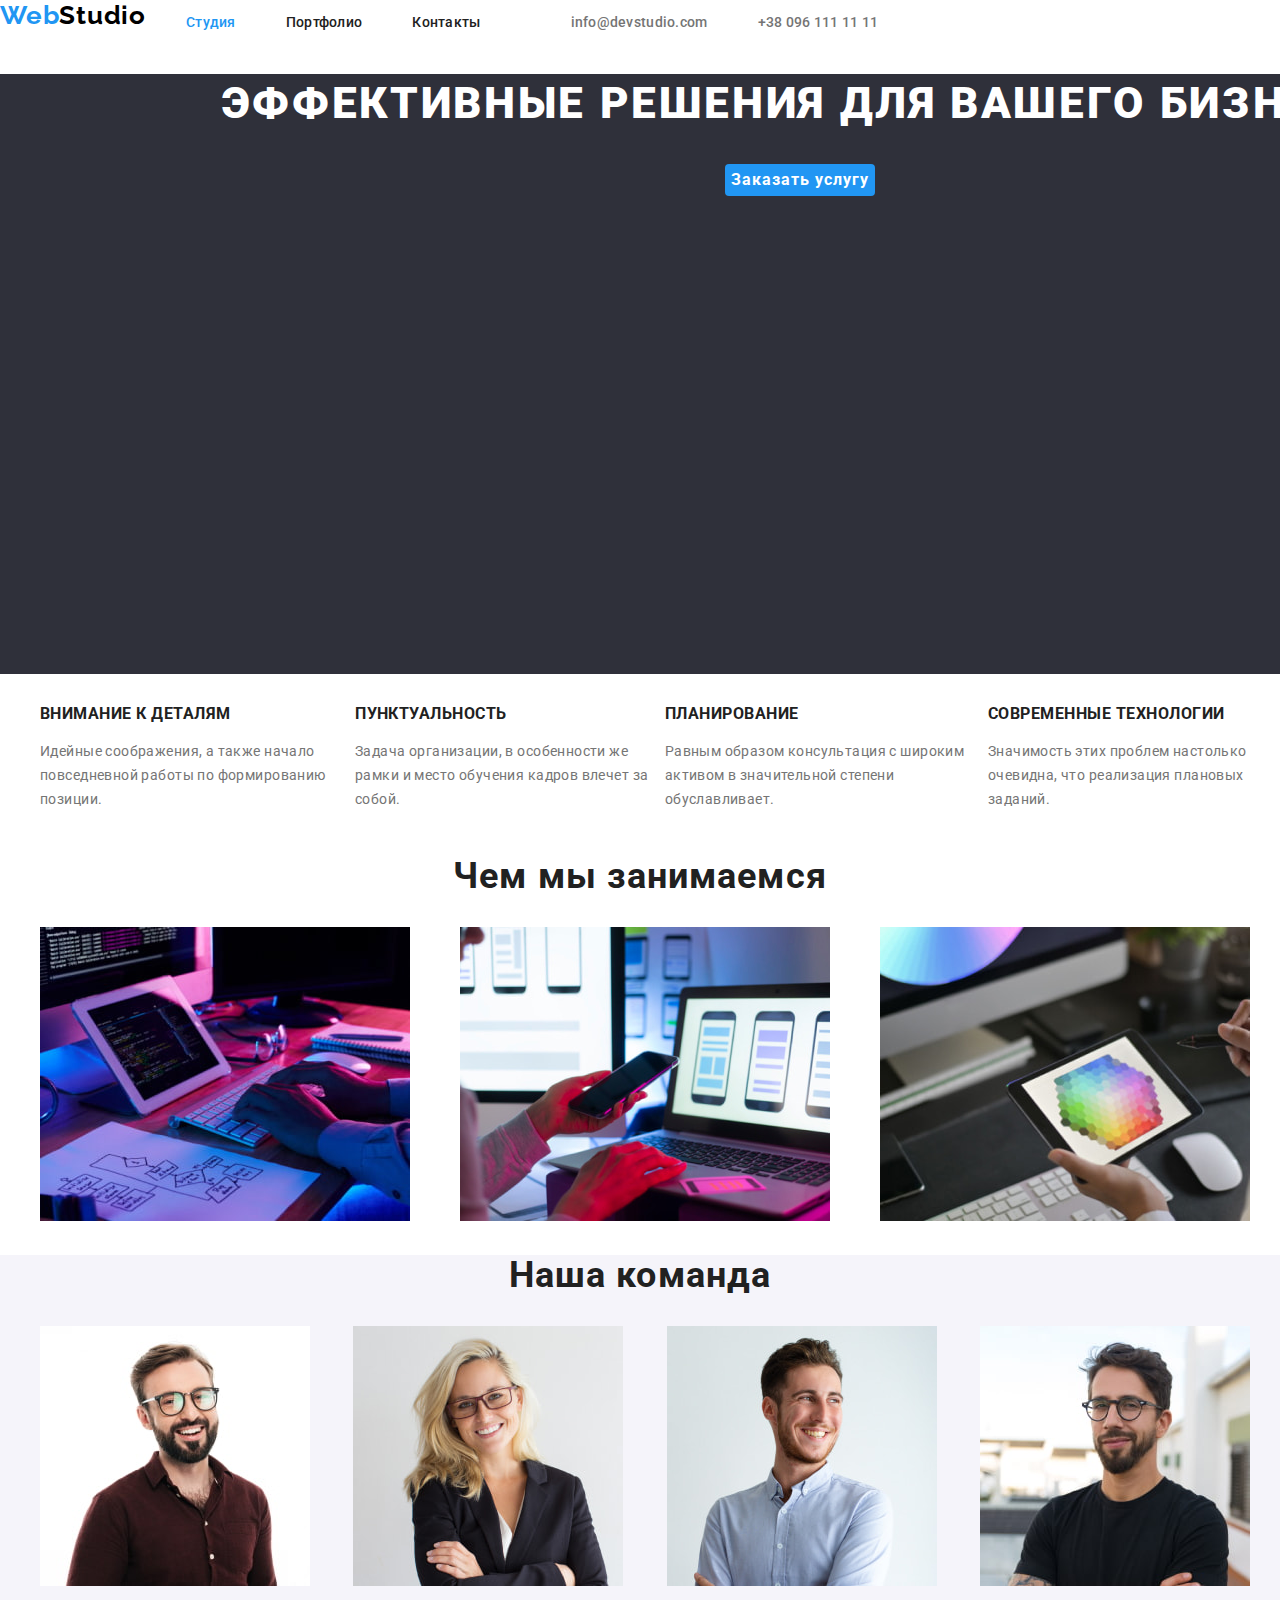
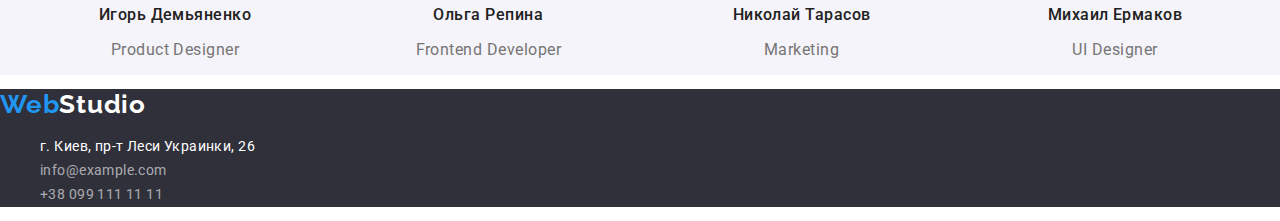
<file: index.html>
<!DOCTYPE html>
<html lang="ru">
  <head>
    <meta charset="UTF-8" />
    <meta http-equiv="X-UA-Compatible" content="IE=edge" />
    <meta name="viewport" content="width=device-width, initial-scale=1.0" />
    <title>Студия</title>
    <link
      rel="stylesheet"
      href="https://cdnjs.cloudflare.com/ajax/libs/modern-normalize/1.0.0/modern-normalize.min.css"
    />
    <link rel="preconnect" href="https://fonts.googleapis.com" />
    <link rel="preconnect" href="https://fonts.gstatic.com" crossorigin />
    <link
      href="https://fonts.googleapis.com/css2?family=Raleway:wght@700&family=Roboto:wght@400;500;700;900&display=swap"
      rel="stylesheet"
    />
    <link rel="stylesheet" href="./css/styles.css" />
  </head>
  <body>
    <header class="header">
      <nav class="navigation">
        <a href="./index.html" class="logo"><span class="logo-web">Web</span>Studio</a>
        <ul class="navigation-list list">
          <li class="navigation-item">
            <a href="./index.html" class="navigation-link link current">Студия</a>
          </li>
          <li class="navigation-item">
            <a href="./portfolio.html" class="navigation-link link">Портфолио</a>
          </li>
          <li class="navigation-item"><a href="" class="navigation-link link">Контакты</a></li>
        </ul>
      </nav>
      <ul class="contacts list">
        <li class="contacts-item">
          <a href="mailto:info@devstudio.com" class="contacts-link link">info@devstudio.com</a>
        </li>
        <li class="contacts-item">
          <a href="tel:+380961111111" class="contacts-link link">+38 096 111 11 11</a>
        </li>
      </ul>
    </header>
    <main>
      <section class="hero">
        <h1 class="hero-title">Эффективные решения для вашего бизнеса</h1>
        <button type="button" class="btn">Заказать услугу</button>
      </section>
      <section class="features">
        <h2 hidden class="features-title">Наши преимущества</h2>
        <ul class="features-list list">
          <li class="features-item">
            <h3 class="features-title">Внимание к деталям</h3>
            <p class="text">
              Идейные соображения, а также начало повседневной работы по формированию позиции.
            </p>
          </li>
          <li class="features-item">
            <h3 class="features-title">Пунктуальность</h3>
            <p class="text">
              Задача организации, в особенности же рамки и место обучения кадров влечет за собой.
            </p>
          </li>
          <li class="features-item">
            <h3 class="features-title">Планирование</h3>
            <p class="text">
              Равным образом консультация с широким активом в значительной степени обуславливает.
            </p>
          </li>
          <li class="features-item">
            <h3 class="features-title">Современные технологии</h3>
            <p class="text">
              Значимость этих проблем настолько очевидна, что реализация плановых заданий.
            </p>
          </li>
        </ul>
      </section>
      <section class="work">
        <h2 class="work-title">Чем мы занимаемся</h2>
        <ul class="work-list list">
          <li class="work-item">
            <img
              src="./images/image1.jpg"
              alt="Код программы на экране ноутбука"
              width="370"
              height="294"
              class="work-img"
            />
          </li>
          <li class="work-item">
            <img
              src="./images/image2.jpg"
              alt="Разработка дизайна мобильного приложения на ноутбуке"
              width="370"
              height="294"
              class="work-img"
            />
          </li>
          <li class="work-item">
            <img
              src="./images/image3.jpg"
              alt="Подбор цветовой гаммы на планшете"
              width="370"
              height="294"
              class="work-img"
            />
          </li>
        </ul>
      </section>
      <section class="team">
        <h2 class="team-title">Наша команда</h2>
        <ul class="team-list list">
          <li class="team-item">
            <img
              src="./images/photo1.jpg"
              alt="Игорь Демьяненко"
              width="270"
              height="260"
              class="team-img"
            />
            <h3 class="team-title-card">Игорь Демьяненко</h3>
            <p class="team-text">Product Designer</p>
          </li>
          <li class="team-item">
            <img
              src="./images/photo2.jpg"
              alt="Ольга Репина"
              width="270"
              height="260"
              class="team-img"
            />
            <h3 class="team-title-card">Ольга Репина</h3>
            <p class="team-text">Frontend Developer</p>
          </li>
          <li class="team-item">
            <img
              src="./images/photo3.jpg"
              alt="Николай Тарасов"
              width="270"
              height="260"
              class="team-img"
            />
            <h3 class="team-title-card">Николай Тарасов</h3>
            <p class="team-text">Marketing</p>
          </li>
          <li class="team-item">
            <img
              src="./images/photo4.jpg"
              alt="Михаил Ермаков"
              width="270"
              height="260"
              class="team-img"
            />
            <h3 class="team-title-card">Михаил Ермаков</h3>
            <p class="team-text">UI Designer</p>
          </li>
        </ul>
      </section>
    </main>
    <footer class="footer">
      <a href="./index.html" class="logo"><span class="logo-web">Web</span>Studio</a>
      <address class="footer-address">
        <ul class="footer-list list">
          <li class="footer-item">
            <a href="https://goo.gl/maps/3jv2MBbXKNyRUAHAA" class="footer-first link"
              >г. Киев, пр-т Леси Украинки, 26</a
            >
          </li>
          <li class="footer-item">
            <a href="mailto:info@example.com" class="footer-link link">info@example.com</a>
          </li>
          <li class="footer-item">
            <a href="tel:+380991111111" class="footer-link link">+38 099 111 11 11</a>
          </li>
        </ul>
      </address>
    </footer>
  </body>
</html>
</file>
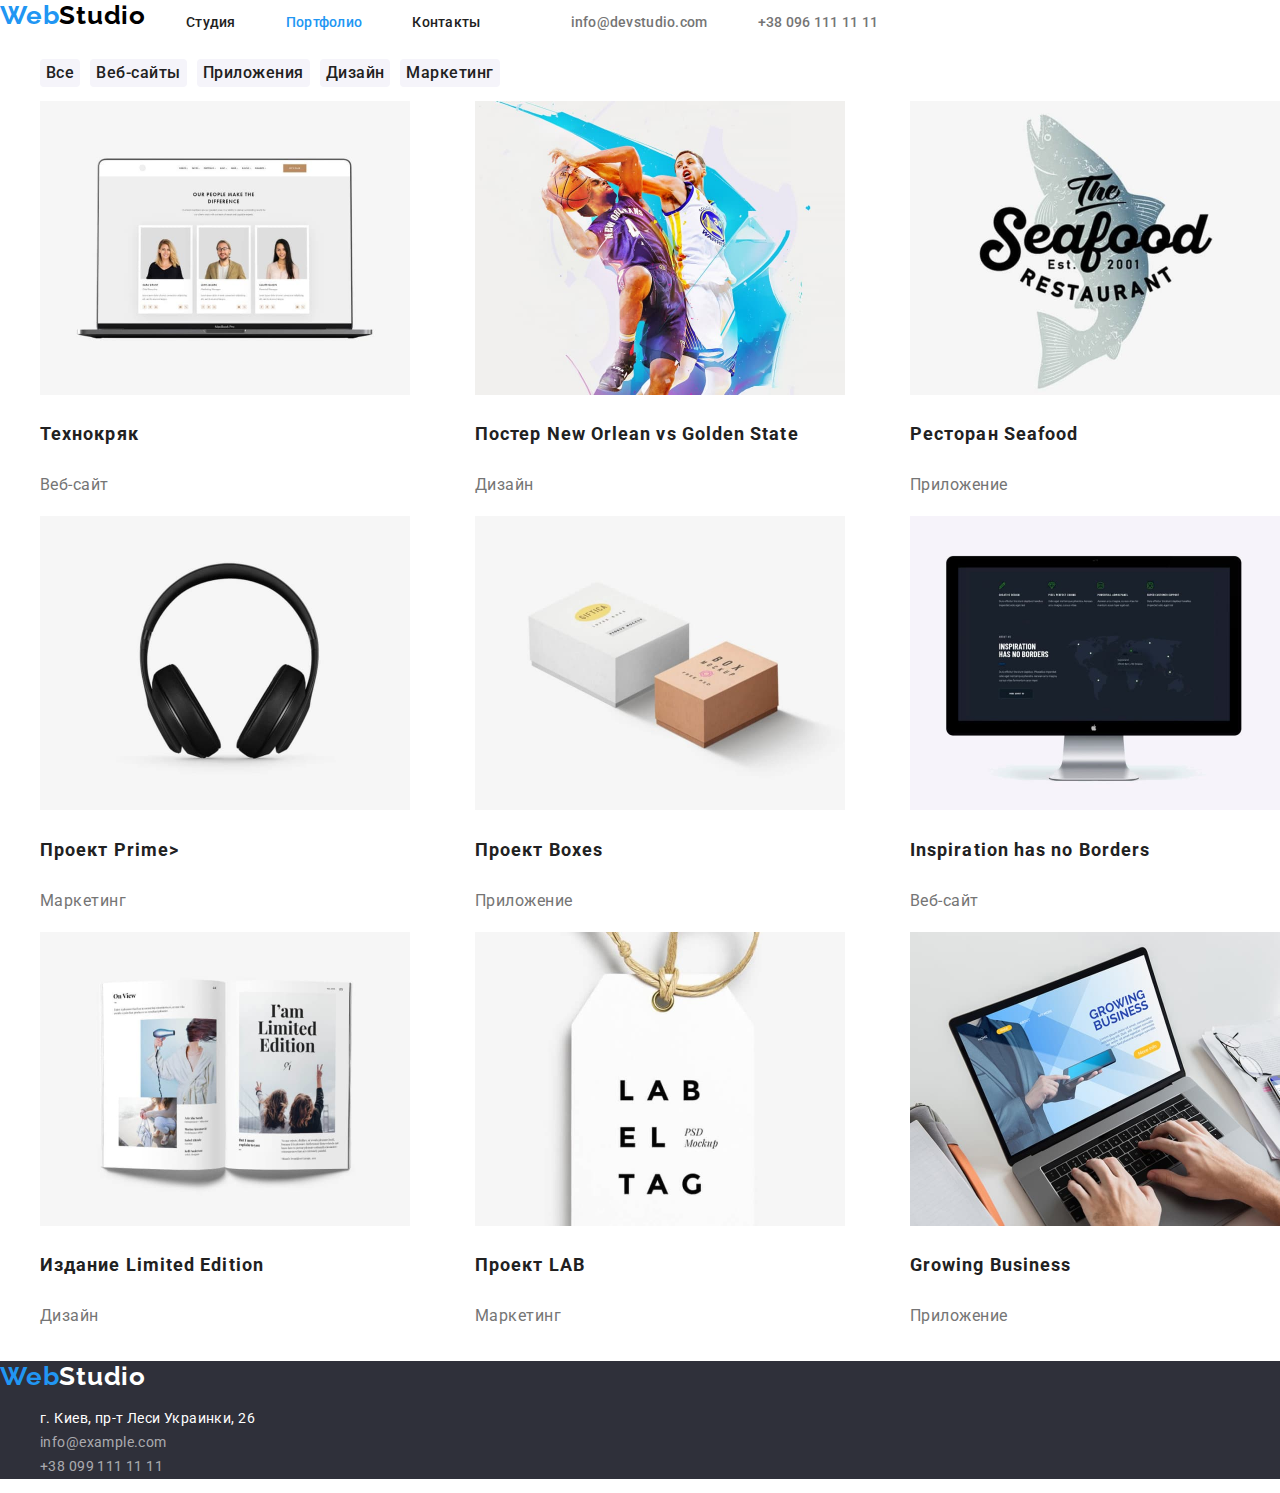
<file: portfolio.html>
<!DOCTYPE html>
<html lang="ru">
  <head>
    <meta charset="UTF-8" />
    <meta http-equiv="X-UA-Compatible" content="IE=edge" />
    <meta name="viewport" content="width=device-width, initial-scale=1.0" />
    <title>Портфолио</title>
    <link
      rel="stylesheet"
      href="https://cdnjs.cloudflare.com/ajax/libs/modern-normalize/1.0.0/modern-normalize.min.css"
    />
    <link rel="preconnect" href="https://fonts.googleapis.com" />
    <link rel="preconnect" href="https://fonts.gstatic.com" crossorigin />
    <link
      href="https://fonts.googleapis.com/css2?family=Raleway:wght@700&family=Roboto:wght@400;500;700;900&display=swap"
      rel="stylesheet"
    />
    <link rel="stylesheet" href="./css/styles.css" />
  </head>
  <body>
    <header class="header">
      <nav class="navigation">
        <a href="./index.html" class="logo"><span class="logo-web">Web</span>Studio</a>
        <ul class="navigation-list list">
          <li class="navigation-item">
            <a href="./index.html" class="navigation-link link">Студия</a>
          </li>
          <li class="navigation-item">
            <a href="./portfolio.html" class="navigation-link link current">Портфолио</a>
          </li>
          <li class="navigation-item"><a href="" class="navigation-link link">Контакты</a></li>
        </ul>
      </nav>
      <ul class="contacts list">
        <li class="contacts-item">
          <a href="mailto:info@devstudio.com" class="contacts-link link">info@devstudio.com</a>
        </li>
        <li class="contacts-item">
          <a href="tel:+380961111111" class="contacts-link link">+38 096 111 11 11</a>
        </li>
      </ul>
    </header>
    <main>
      <!--portfolio examples-->
      <section class="portfolio">
        <h1 class="portfolio-title" hidden>Примеры работ</h1>
        <ul class="filtres-list list">
          <li class="filtres-item"><button type="button" class="filters-btn">Все</button></li>
          <li class="filtres-item"><button type="button" class="filters-btn">Веб-сайты</button></li>
          <li class="filtres-item">
            <button type="button" class="filters-btn">Приложения</button>
          </li>
          <li class="filtres-item"><button type="button" class="filters-btn">Дизайн</button></li>
          <li class="filtres-item"><button type="button" class="filters-btn">Маркетинг</button></li>
        </ul>
        <ul class="portfolio-list list">
          <li class="portfolio-item">
            <a href="" class="portfolio-link">
              <img
                src="./images/example1.jpg"
                alt=""
                width="370"
                height="294"
                class="portfolio-img"
              />
              <h3 class="portfolio-title">Технокряк</h3>
              <p class="portfolio-text">Веб-сайт</p>
            </a>
          </li>
          <li class="portfolio-item">
            <a href="" class="portfolio-link">
              <img
                src="./images/example2.jpg"
                alt=""
                width="370"
                height="294"
                class="portfolio-img"
              />
              <h3 class="portfolio-title">Постер New Orlean vs Golden State</h3>
              <p class="portfolio-text">Дизайн</p>
            </a>
          </li>
          <li class="portfolio-item">
            <a href="" class="portfolio-link">
              <img
                src="./images/example3.jpg"
                alt=""
                width="370"
                height="294"
                class="portfolio-img"
              />
              <h3 class="portfolio-title">Ресторан Seafood</h3>
              <p class="portfolio-text">Приложение</p>
            </a>
          </li>
          <li class="portfolio-item">
            <a href="" class="portfolio-link">
              <img
                src="./images/example4.jpg"
                alt=""
                width="370"
                height="294"
                class="portfolio-img"
              />
              <h3 class="portfolio-title">Проект Prime></h3>
              <p class="portfolio-text">Маркетинг</p>
            </a>
          </li>
          <li class="portfolio-item">
            <a href="" class="portfolio-link">
              <img
                src="./images/example5.jpg"
                alt=""
                width="370"
                height="294"
                class="portfolio-img"
              />
              <h3 class="portfolio-title">Проект Boxes</h3>
              <p class="portfolio-text">Приложение</p>
            </a>
          </li>
          <li class="portfolio-item">
            <a href="" class="portfolio-link">
              <img
                src="./images/example6.jpg"
                alt=""
                width="370"
                height="294"
                class="portfolio-img"
              />
              <h3 class="portfolio-title">Inspiration has no Borders</h3>
              <p class="portfolio-text">Веб-сайт</p>
            </a>
          </li>
          <li class="portfolio-item">
            <a href="" class="portfolio-link">
              <img
                src="./images/example7.jpg"
                alt=""
                width="370"
                height="294"
                class="portfolio-img"
              />
              <h3 class="portfolio-title">Издание Limited Edition</h3>
              <p class="portfolio-text">Дизайн</p>
            </a>
          </li>
          <li class="portfolio-item">
            <a href="" class="portfolio-link">
              <img
                src="./images/example8.jpg"
                alt=""
                width="370"
                height="294"
                class="portfolio-img"
              />
              <h3 class="portfolio-title">Проект LAB</h3>
              <p class="portfolio-text">Маркетинг</p>
            </a>
          </li>
          <li class="portfolio-item">
            <a href="" class="portfolio-link">
              <img
                src="./images/example9.jpg"
                alt=""
                width="370"
                height="294"
                class="portfolio-img"
              />
              <h3 class="portfolio-title">Growing Business</h3>
              <p class="portfolio-text">Приложение</p>
            </a>
          </li>
        </ul>
      </section>
    </main>

    <footer class="footer">
      <a href="./index.html" class="logo"><span class="logo-web">Web</span>Studio</a>
      <address class="footer-address">
        <ul class="footer-list list">
          <li class="footer-item">
            <a href="https://goo.gl/maps/3jv2MBbXKNyRUAHAA" class="footer-first link"
              >г. Киев, пр-т Леси Украинки, 26</a
            >
          </li>
          <li class="footer-item">
            <a href="mailto:info@example.com" class="footer-link link">info@example.com</a>
          </li>
          <li class="footer-item">
            <a href="tel:+380991111111" class="footer-link link">+38 099 111 11 11</a>
          </li>
        </ul>
      </address>
    </footer>
  </body>
</html>
</file>
<file: css/styles.css>
/* цвет голубой в хэдере 1#2196F3;
   цвет черный в хэдере 2#212121;
   цвет cерый в хэдере 3#757575; 
   цвет webstudio в хэдере 1#2196F3 #000000;
   фон белый


   цвет эффективные решения #FFFFFF;
   цвет кнопки #2196F3 #FFFFFF;
   фон background: #2F303A;


   заголовки  #212121;
   текcт #757575;

   фон Наша команда  #F5F4FA;


   футер  цвет webstudio #2196F3 #FFFFFF; 
   адреc #FFFFFF;
   мыло, тел  #FFFFFF99 60% прозрач;
   фон футер #2F303A;

  --primary-text-color: #757575;
  --primary-title-color: #212121;
  --accent-color: #2196f3;
  --title-color: #ffffff;
  --studio-color: #000000;
  --background-team-color: #f5f4fa;
  --background-footer-color: #2f303a;
  --address-color: #ffffff99;

*/

:root {
  --primary-text-color: #757575;
  --secondary-text-color: #212121;
  --accent-color: #2196f3;
  --light-color: #ffffff;
  --dark-color: #000000;
  --primary-background-color: #2f303a;
  --secondary-background-color: #f5f4fa;
  --address-color: #ffffff99;
}

body {
  font-family: Roboto, sans-serif;
  font-style: normal;
  font-size: 14px;
  font-weight: 400;
  line-height: 1.18;
  color: var(--primary-text-color);
}

.hero-title {
  font-size: 44px;
  font-weight: 900;
  line-height: 1.36;
  letter-spacing: 0.06em;
  text-align: center;
  text-transform: uppercase;
  color: var(--light-color);
}

.hero {
  height: 600px;
  width: 1600px;
  border-radius: 0px;
  background-color: var(--primary-background-color);
}

.logo {
  font-family: Raleway;
  font-size: 26px;
  font-weight: 700;
  line-height: 1.19;
  letter-spacing: 0.03em;
  color: var(--dark-color);
  text-decoration: none;
}

.logo-web {
  color: var(--accent-color);
}

.text {
  line-height: 1.71;
  letter-spacing: 0.03em;
  text-align: left;
}

.team-text {
  font-size: 16px;
  font-weight: 400;
  line-height: 1.18;
  letter-spacing: 0.03em;
  text-align: center;
  color: var(--primary-text-color);
}

.list {
  list-style-type: none;
}

.link,
.portfolio-link {
  text-decoration: none;
}

.footer .logo {
  color: var(--light-color);
}

.footer {
  background-color: var(--primary-background-color);
}

.navigation-link,
.contacts-link {
  font-weight: 500;
  line-height: 1.14;
  letter-spacing: 0.02em;
  text-align: left;
  margin-right: 50px;
}

.contacts-link {
  color: var(--primary-text-color);
}

.navigation-link {
  color: var(--secondary-text-color);
}

.link:hover,
.link:focus,
.current {
  color: var(--accent-color);
}

.btn {
  font-family: inherit;
  font-size: 16px;
  font-weight: 700;
  line-height: 1.87;
  letter-spacing: 0.06em;
  text-align: center;
  color: var(--light-color);
  background-color: var(--accent-color);
  border: 0;
  border-radius: 4px;
  cursor: pointer;
  
  display: block;
  margin: 0 auto;
  
}

.footer-link,
.footer-address {
  font-style: normal;
  color: var(--address-color);
}

.filters-btn {
  font-family: inherit;
  font-size: 16px;
  font-weight: 500;
  line-height: 1.62;
  letter-spacing: 0.03em;
  text-align: center;
  color: var(--secondary-text-color);
  background-color: var(--secondary-background-color);
  border: 0;
  border-radius: 4px;
  cursor: pointer;
  margin-right: 10px;
}

.filters-btn:hover,
.filters-btn:focus {
  font-size: 16px;
  font-weight: 500;
  line-height: 1.62;
  letter-spacing: 0.03em;
  text-align: center;
  color: var(--light-color);
  background-color: var(--accent-color);
  border: 0;
}

.header,
.navigation,
.navigation-list.list,
.contacts.list,
.work-list,
.filtres-list,
.features-list,
.team-list, 
.portfolio-list {
  display: flex;
}

.portfolio-list {
  flex-wrap: wrap;
  justify-content: space-between;
}


.work-list, .team-list {
  justify-content: space-between;
}

.team-item,
.work-img {
  margin-right: 30px;
}

.footer {
  line-height: 1.71;
  letter-spacing: 0.03em;
  color: var(--dark-color);
}

.team {
  background-color: var(--secondary-background-color);
}

.team-title,
.work-title {
  font-size: 36px;
  font-weight: 700;
  line-height: 1.16;
  letter-spacing: 0.03em;
  text-align: center;
  color: var(--secondary-text-color);
}

.features-title {
  font-weight: 700;
  line-height: 1.14;
  letter-spacing: 0.03em;
  text-align: left;
  text-transform: uppercase;
  color: var(--secondary-text-color);
}

.team-title-card {
  font-size: 16px;
  font-weight: 500;
  line-height: 1.18;
  letter-spacing: 0.03em;
  text-align: center;
  color: var(--secondary-text-color);
}

.footer-first {
  color: var(--light-color);
}

.portfolio-title {
  font-size: 18px;
  font-weight: 700;
  line-height: 2;
  letter-spacing: 0.06em;
  text-align: left;
  color: var(--secondary-text-color);
}

.portfolio-text {
  font-size: 16px;
  font-weight: 400;
  line-height: 1.87;
  letter-spacing: 0.03em;
  text-align: left;
  color: var(--primary-text-color);
}
</file>
